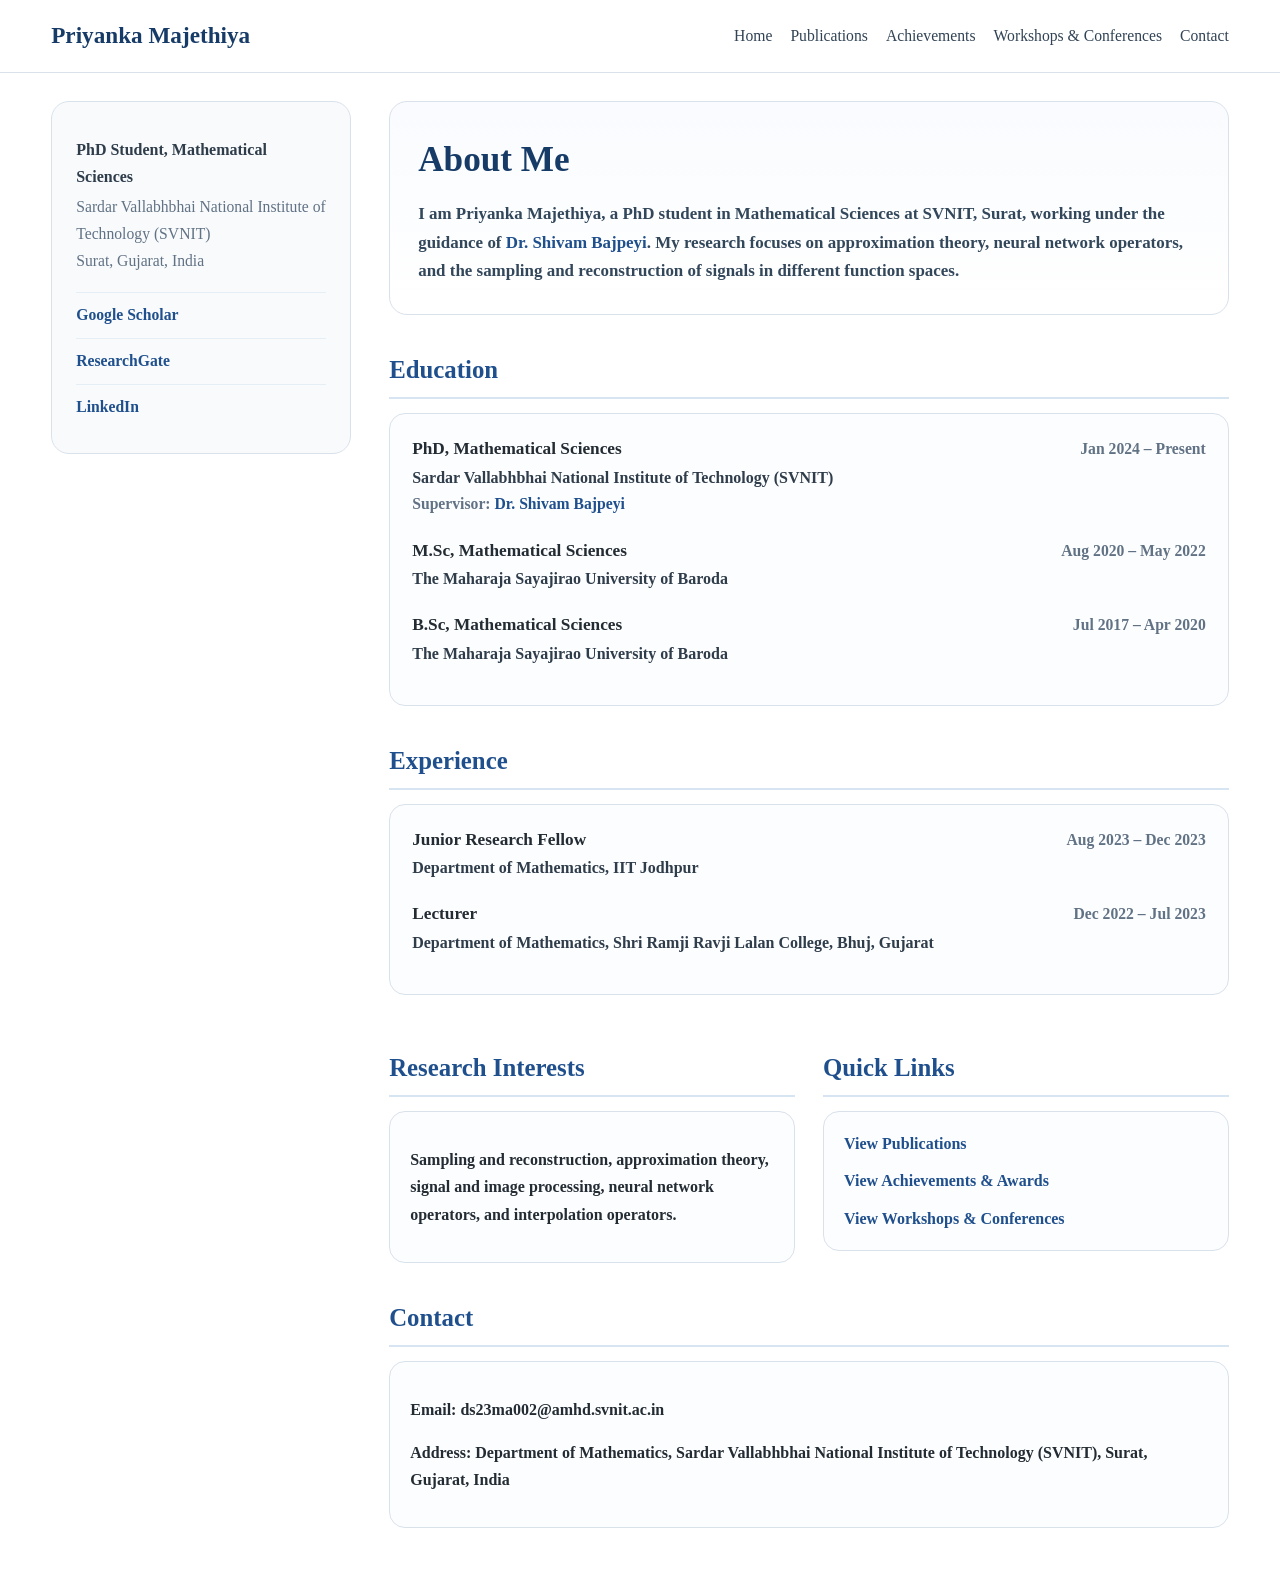
<file: index.html>
<!DOCTYPE html>
<html lang="en">
<head>
  <meta charset="UTF-8">
  <meta name="viewport" content="width=device-width, initial-scale=1.0">
  <title>Priyanka Majethiya | Academic Homepage</title>
  <meta name="description" content="Academic homepage of Priyanka Majethiya, PhD student in Mathematical Sciences at SVNIT.">
  <link rel="stylesheet" href="style.css">
</head>
<body>
  <header class="masthead">
    <div class="masthead__inner">
      <div class="site-title"><a href="index.html">Priyanka Majethiya</a></div>
      
      <nav class="nav-links" aria-label="Main navigation">
        <a href="index.html">Home</a>
        <a href="publications.html">Publications</a>
        <a href="achievements.html">Achievements</a>
        <a href="workshops.html">Workshops & Conferences</a>
        <a href="index.html#contact">Contact</a>
      </nav>

    </div>
  </header>

  <main class="layout" id="top">

    <aside class="sidebar">
      <div class="role">PhD Student, Mathematical Sciences</div>
      <div class="org">Sardar Vallabhbhai National Institute of Technology (SVNIT)</div>
      <div class="place">Surat, Gujarat, India</div>

      <ul class="sidebar-links">
       
         <li><strong> <a href="https://scholar.google.com/citations?hl=en&user=m8OHx8wAAAAJ" target="_blank" rel="noopener">Google Scholar</a></li>
        <li><strong> <a href="https://www.researchgate.net/profile/Priyanka-Majethiya" target="_blank" rel="noopener">ResearchGate</a></li>
        <li><strong> <a href="https://www.linkedin.com/in/priyanka-majethiya-3678b42a2/" target="_blank" rel="noopener">LinkedIn</a></li>
        </ul>
</aside>

    
  
      
    

    <section class="content">
      <section class="hero" id="about">
        <h2 class="page-title">About Me</h2>
        <p class="lead">I am Priyanka Majethiya, a PhD student in Mathematical Sciences at SVNIT, Surat, working under the guidance of <a href="https://sites.google.com/view/shivambajpeyi/home">Dr. Shivam Bajpeyi</a>. My research focuses on approximation theory, neural network operators, and the sampling and reconstruction of signals in different function spaces.</p>
      </section>

      <h3 class="section-title" id="education">Education</h3>
      <div class="section-box">
        <div class="item">
          <div class="item-header">
            <div>
              <div class="item-title">PhD, Mathematical Sciences</div>
              <div class="item-subtitle">Sardar Vallabhbhai National Institute of Technology (SVNIT)</div>
            </div>
            <div class="item-date">Jan 2024 – Present</div>
          </div>
          <div class="meta">Supervisor: <a href="https://sites.google.com/view/shivambajpeyi/home">Dr. Shivam Bajpeyi</a></div>
        </div>

        <div class="item">
          <div class="item-header">
            <div>
              <div class="item-title">M.Sc, Mathematical Sciences</div>
              <div class="item-subtitle">The Maharaja Sayajirao University of Baroda</div>
            </div>
            <div class="item-date">Aug 2020 – May 2022</div>
            </div>
        </div>

        <div class="item">
          <div class="item-header">
            <div>
              <div class="item-title">B.Sc, Mathematical Sciences</div>
              <div class="item-subtitle">The Maharaja Sayajirao University of Baroda</div>
            </div>
            <div class="item-date">Jul 2017 – Apr 2020</div>
            </div>
        </div>
      </div>

      <h3 class="section-title" id="experience">Experience</h3>
      <div class="section-box">
        <div class="item">
          <div class="item-header">
            <div>
              <div class="item-title">Junior Research Fellow</div>
              <div class="item-subtitle">Department of Mathematics, IIT Jodhpur</div>
            </div>
            <div class="item-date">Aug 2023 – Dec 2023</div>
          </div>
        </div>

        <div class="item">
          <div class="item-header">
            <div>
              <div class="item-title">Lecturer</div>
              <div class="item-subtitle">Department of Mathematics, Shri Ramji Ravji Lalan College, Bhuj, Gujarat</div>
            </div>
            <div class="item-date">Dec 2022 – Jul 2023</div>
          </div>
        </div>
      </div>

      <div class="grid-two home-cards">
        <div>
          <h3 class="section-title">Research Interests</h3>
          <div class="contact-box">
            <p>Sampling and reconstruction, approximation theory, signal and image processing, neural network operators, and interpolation operators.</p>
          </div>
        </div>
        <div>
          <h3 class="section-title">Quick Links</h3>
          <div class="contact-box quick-links">
            <p><a href="publications.html">View Publications</a></p>
            <p><a href="achievements.html">View Achievements & Awards</a></p>
            <p><a href="workshops.html">View Workshops & Conferences</a></p>
          </div>
        </div>
      </div>

      <h3 class="section-title" id="contact">Contact</h3>
      <div class="contact-box">
        <p><strong>Email:</strong> ds23ma002@amhd.svnit.ac.in</p>
        <p><strong>Address:</strong> Department of Mathematics, Sardar Vallabhbhai National Institute of Technology (SVNIT), Surat, Gujarat, India</p>
        </div>
    </section>
  </main>

 
  
</body>
</html>
</file>
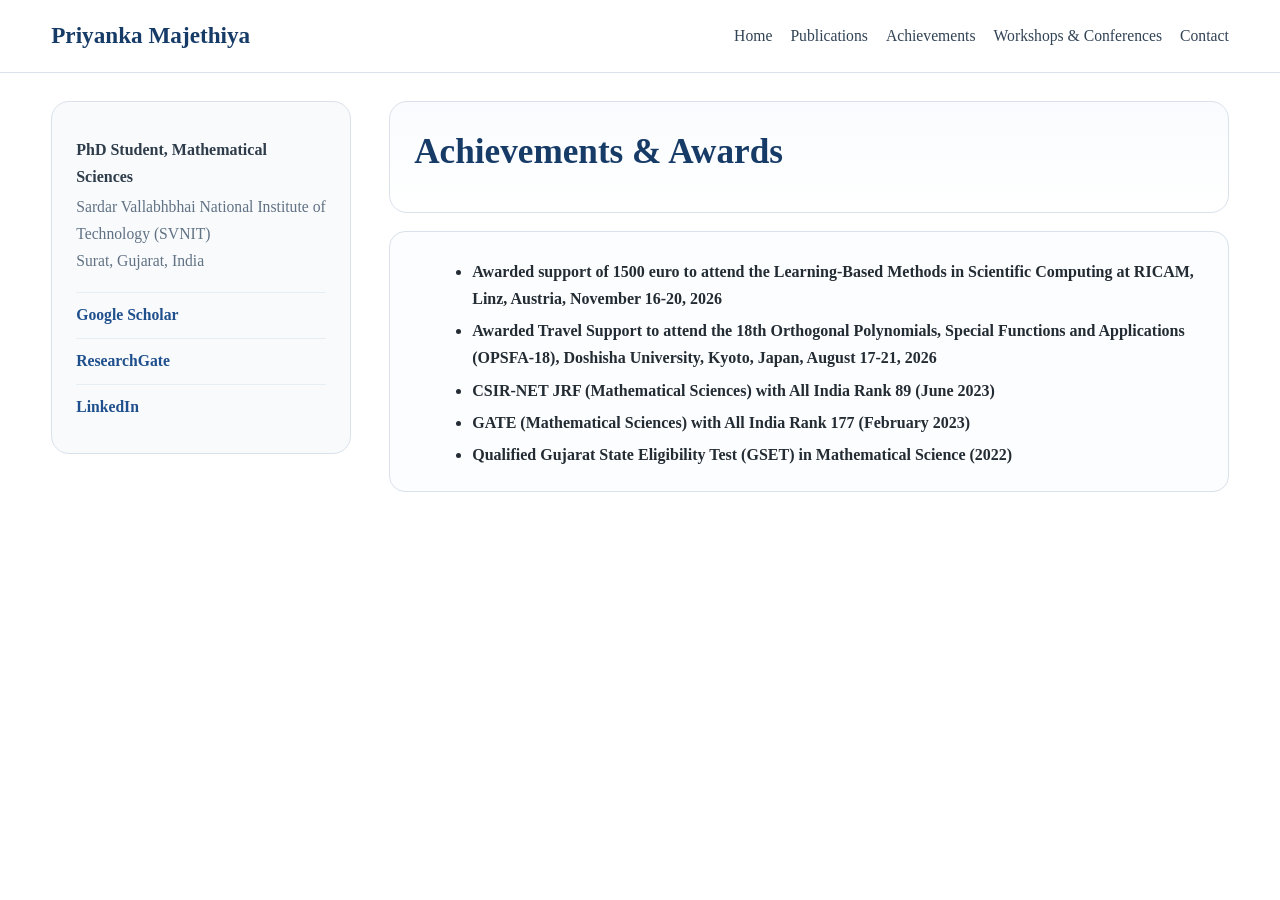
<file: achievements.html>
<!DOCTYPE html>
<html lang="en">
<head>
  <meta charset="UTF-8">
  <meta name="viewport" content="width=device-width, initial-scale=1.0">
  <title>Priyanka Majethiya | Achievements</title>
  <meta name="description" content="Achievements and awards of Priyanka Majethiya.">
  <link rel="stylesheet" href="style.css">
</head>
<body>
  <header class="masthead">
    <div class="masthead__inner">
      <div class="site-title"><a href="index.html">Priyanka Majethiya</a></div>
      
      <nav class="nav-links" aria-label="Main navigation">
        <a href="index.html">Home</a>
        <a href="publications.html">Publications</a>
        <a href="achievements.html">Achievements</a>
        <a href="workshops.html">Workshops & Conferences</a>
        <a href="index.html#contact">Contact</a>
      </nav>

    </div>
  </header>

  <main class="layout page-layout">

    <aside class="sidebar">
      <div class="role">PhD Student, Mathematical Sciences</div>
      <div class="org">Sardar Vallabhbhai National Institute of Technology (SVNIT)</div>
      <div class="place">Surat, Gujarat, India</div>

      <ul class="sidebar-links">
      
        <li><strong> <a href="https://scholar.google.com/citations?hl=en&user=m8OHx8wAAAAJ" target="_blank" rel="noopener">Google Scholar</a></li>
        <li><strong> <a href="https://www.researchgate.net/profile/Priyanka-Majethiya" target="_blank" rel="noopener">ResearchGate</a></li>
        <li><strong> <a href="https://www.linkedin.com/in/priyanka-majethiya-3678b42a2/" target="_blank" rel="noopener">LinkedIn</a></li>
      </ul>
    </aside>

    <section class="content">
      <section class="hero compact-hero">
        <h2 class="page-title">Achievements & Awards</h2>
      </section>
      
      <div class="contact-box compact-page-list">
        <ul class="clean-list">
          <li>Awarded support of 1500 euro to attend the Learning-Based Methods in Scientific Computing at RICAM, Linz, Austria, November 16-20, 2026</li>
          <li>Awarded Travel Support to attend the 18th Orthogonal Polynomials, Special Functions and Applications (OPSFA-18), Doshisha University, Kyoto, Japan,  August 17-21, 2026</li>
          <li>CSIR-NET JRF (Mathematical Sciences) with All India Rank 89 (June 2023)</li>
          <li>GATE (Mathematical Sciences) with All India Rank 177 (February 2023)</li>
          <li>Qualified Gujarat State Eligibility Test (GSET) in Mathematical Science (2022)</li>
        </ul>
      </div>

    </section>
  </main>

  
</body>
</html>
</file>
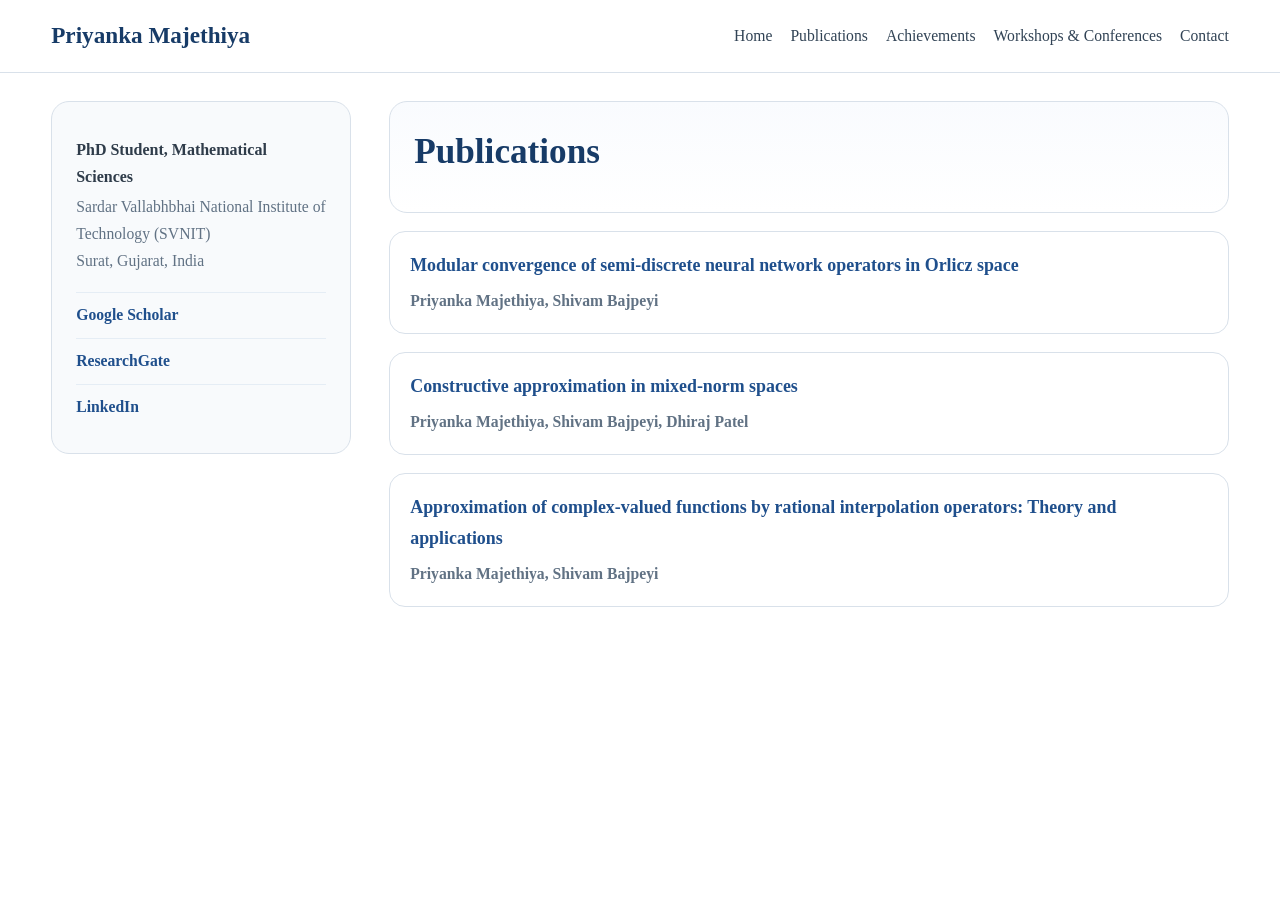
<file: publications.html>
<!DOCTYPE html>
<html lang="en">
<head>
  <meta charset="UTF-8">
  <meta name="viewport" content="width=device-width, initial-scale=1.0">
  <title>Priyanka Majethiya | Publications</title>
  <meta name="description" content="Publication list of Priyanka Majethiya.">
  <link rel="stylesheet" href="style.css">
</head>
<body>
  <header class="masthead">
    <div class="masthead__inner">
      <div class="site-title"><a href="index.html">Priyanka Majethiya</a></div>
      
      <nav class="nav-links" aria-label="Main navigation">
        <a href="index.html">Home</a>
        <a href="publications.html">Publications</a>
        <a href="achievements.html">Achievements</a>
        <a href="workshops.html">Workshops & Conferences</a>
        <a href="index.html#contact">Contact</a>
      </nav>

    </div>
  </header>

  <main class="layout page-layout">

    <aside class="sidebar">
    
      <div class="role">PhD Student, Mathematical Sciences</div>
      <div class="org">Sardar Vallabhbhai National Institute of Technology (SVNIT)</div>
      <div class="place">Surat, Gujarat, India</div>

      <ul class="sidebar-links">
        
        <li><strong> <a href="https://scholar.google.com/citations?hl=en&user=m8OHx8wAAAAJ" target="_blank" rel="noopener">Google Scholar</a></li>
        <li><strong> <a href="https://www.researchgate.net/profile/Priyanka-Majethiya" target="_blank" rel="noopener">ResearchGate</a></li>
        <li><strong> <a href="https://www.linkedin.com/in/priyanka-majethiya-3678b42a2/" target="_blank" rel="noopener">LinkedIn</a></li>
      </ul>
    </aside>

    <section class="content">
      <section class="hero compact-hero">
        <h2 class="page-title">Publications</h2>
      </section>
      
      <div class="pub-list compact-page-list">
        <article class="pub-card">
          <h3><a href="https://doi.org/10.1007/s11868-025-00685-8" target="_blank" rel="noopener">Modular convergence of semi-discrete neural network operators in Orlicz space</a></h3>
          <div class="note">Priyanka Majethiya, Shivam Bajpeyi</div>
         
        </article>

         <article class="pub-card">
          <h3><a href="https://link.springer.com/article/10.1007/s13324-026-01204-8" target="_blank" rel="noopener">Constructive approximation in mixed-norm spaces</a></h3>
          <div class="note">Priyanka Majethiya, Shivam Bajpeyi, Dhiraj Patel</div>
      
        </article>
    
   

         <article class="pub-card">
          <h3><a href="https://link.springer.com/article/10.1007/s11075-026-02473-x" target="_blank" rel="noopener">Approximation of complex-valued functions by rational interpolation operators: Theory and applications</a></h3>
          <div class="note">Priyanka Majethiya, Shivam Bajpeyi</div>
       </article>

    
      </div>

    </section>
  </main>

 
</body>
</html>
</file>
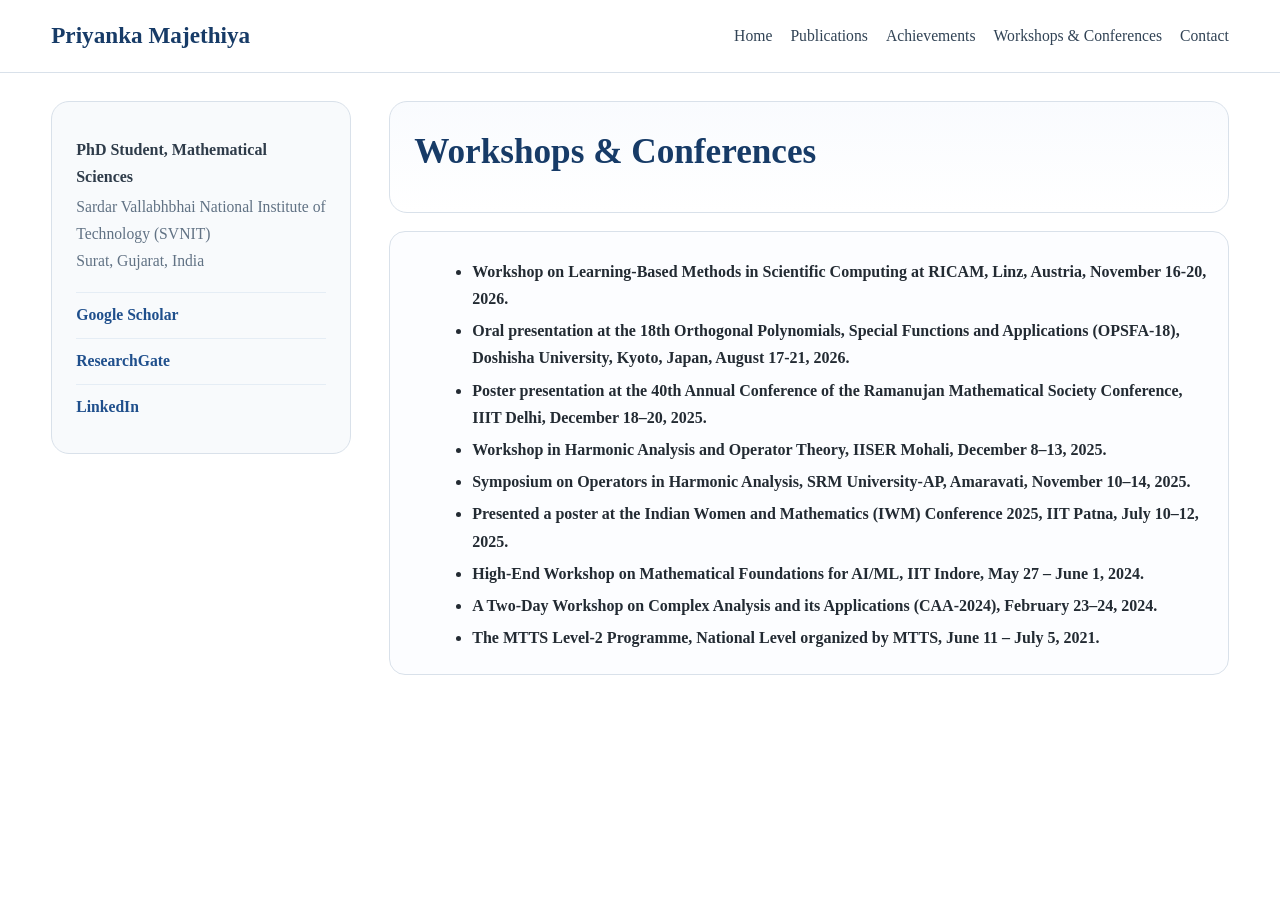
<file: workshops.html>
<!DOCTYPE html>
<html lang="en">
<head>
  <meta charset="UTF-8">
  <meta name="viewport" content="width=device-width, initial-scale=1.0">
  <title>Priyanka Majethiya | Workshops & Conferences</title>
  <meta name="description" content="Workshops and conferences attended by Priyanka Majethiya.">
  <link rel="stylesheet" href="style.css">
</head>
<body>
  <header class="masthead">
    <div class="masthead__inner">
      <div class="site-title"><a href="index.html">Priyanka Majethiya</a></div>
      
      <nav class="nav-links" aria-label="Main navigation">
        <a href="index.html">Home</a>
        <a href="publications.html">Publications</a>
        <a href="achievements.html">Achievements</a>
        <a href="workshops.html">Workshops & Conferences</a>
        <a href="index.html#contact">Contact</a>
      </nav>

    </div>
  </header>

  <main class="layout page-layout">

    <aside class="sidebar">
     
      <div class="role">PhD Student, Mathematical Sciences</div>
      <div class="org">Sardar Vallabhbhai National Institute of Technology (SVNIT)</div>
      <div class="place">Surat, Gujarat, India</div>

      <ul class="sidebar-links">
      
         <li><strong> <a href="https://scholar.google.com/citations?hl=en&user=m8OHx8wAAAAJ" target="_blank" rel="noopener">Google Scholar</a></li>
        <li><strong> <a href="https://www.researchgate.net/profile/Priyanka-Majethiya" target="_blank" rel="noopener">ResearchGate</a></li>
        <li><strong> <a href="https://www.linkedin.com/in/priyanka-majethiya-3678b42a2/" target="_blank" rel="noopener">LinkedIn</a></li>
      </ul>
    </aside>

    <section class="content">
      <section class="hero compact-hero">
        <h2 class="page-title">Workshops & Conferences</h2>
      </section>
      
      <div class="contact-box compact-page-list">
        <ul class="clean-list">
          <li>Workshop on Learning-Based Methods in Scientific Computing at RICAM, Linz, Austria, November 16-20, 2026.</li>
         <li>Oral presentation at the 18th Orthogonal Polynomials, Special Functions and Applications (OPSFA-18), Doshisha University, Kyoto, Japan,  August 17-21, 2026.</li>
          <li>Poster presentation at the 40th Annual Conference of the Ramanujan Mathematical Society Conference, IIIT Delhi, December 18–20, 2025.</li>
          <li>Workshop in Harmonic Analysis and Operator Theory, IISER Mohali, December 8–13, 2025.</li>
          <li>Symposium on Operators in Harmonic Analysis, SRM University-AP, Amaravati, November 10–14, 2025.</li>
          <li>Presented a poster at the Indian Women and Mathematics (IWM) Conference 2025, IIT Patna, July 10–12, 2025.</li>
          <li>High-End Workshop on Mathematical Foundations for AI/ML, IIT Indore, May 27 – June 1, 2024.</li>
          <li>A Two-Day Workshop on Complex Analysis and its Applications (CAA-2024), February 23–24, 2024.</li>
          <li>The MTTS Level-2 Programme, National Level organized by MTTS, June 11 – July 5, 2021.</li>
        </ul>
      </div>

    </section>
  </main>

 
</body>
</html>
</file>
<file: style.css>
:root {
  --primary: #1f4f8c;
  --primary-dark: #173b67;
  --text: #232b33;
  --muted: #617284;
  --border: #d9e1ea;
  --bg: #ffffff;
  --sidebar-bg: #f8fafc;
  --section-bg: #fcfdff;
  --max-width: 1180px;
}

* { box-sizing: border-box; }
html { scroll-behavior: smooth; }
body {
  margin: 0;
  font-family: Georgia, "Times New Roman", serif;
  color: var(--text);
  background: var(--bg);
  line-height: 1.7;
}

a {
  color: var(--primary);
  text-decoration: none;
}

a:hover { text-decoration: underline; }

.masthead {
  position: sticky;
  top: 0;
  z-index: 1000;
  background: #fff;
  border-bottom: 1px solid var(--border);
}

.masthead__inner {
  width: min(92%, var(--max-width));
  margin: 0 auto;
  display: flex;
  align-items: center;
  justify-content: space-between;
  min-height: 72px;
  gap: 16px;
}

.site-title a {
  font-size: 1.45rem;
  font-weight: 700;
  color: var(--primary-dark);
  white-space: nowrap;
}

.nav-links {
  display: flex;
  gap: 18px;
  flex-wrap: wrap;
  justify-content: flex-end;
}

.nav-links a {
  font-size: 0.98rem;
  color: #314355;
}

.layout {
  width: min(92%, var(--max-width));
  margin: 28px auto 56px;
  display: grid;
  grid-template-columns: 300px minmax(0, 1fr);
  gap: 38px;
}

.sidebar {
  position: sticky;
  top: 96px;
  align-self: start;
  background: var(--sidebar-bg);
  border: 1px solid var(--border);
  border-radius: 18px;
  padding: 24px;
}

.sidebar h1 {
  margin: 0;
  font-size: 1.9rem;
  line-height: 1.2;
  color: var(--primary-dark);
}

.sidebar .role {
  margin: 10px 0 4px;
  font-size: 1rem;
  color: #2f3c4a;
  font-weight: 600;
}

.sidebar .org,
.sidebar .place {
  color: var(--muted);
  font-size: 0.98rem;
}

.sidebar-links {
  list-style: none;
  padding: 0;
  margin: 18px 0 0;
}

.sidebar-links li {
  padding: 9px 0;
  border-top: 1px solid #e5edf5;
  font-size: 0.98rem;
}

.content { min-width: 0; }

.hero {
  border: 1px solid var(--border);
  border-radius: 18px;
  padding: 28px;
  background: linear-gradient(180deg, #f9fbfe 0%, #ffffff 100%);
}

.page-title {
  margin: 0 0 10px;
  font-size: 2.2rem;
  color: var(--primary-dark);
}

.lead {
  font-size: 1.06rem;
  color: #33475b;
  margin: 0;
}

.section-title {
  color: var(--primary);
  font-size: 1.55rem;
  margin: 34px 0 14px;
  padding-bottom: 6px;
  border-bottom: 2px solid #d7e5f2;
}

.item, .section-box {
  margin-bottom: 18px;
}

.section-box {
  border: 1px solid var(--border);
  border-radius: 16px;
  padding: 20px 22px;
  background: var(--section-bg);
}

.item-header {
  display: flex;
  justify-content: space-between;
  gap: 18px;
  align-items: baseline;
  flex-wrap: wrap;
}

.item-title {
  font-weight: 700;
  font-size: 1.08rem;
}

.item-subtitle { color: #2f3c4a; }

.item-date {
  color: var(--muted);
  white-space: nowrap;
  font-size: 0.98rem;
}

.meta,
.note,
.small {
  color: var(--muted);
  font-size: 0.98rem;
}

.clean-list {
  margin: 8px 0 0 22px;
}

.clean-list li { margin-bottom: 5px; }

.pub-list {
  display: grid;
  gap: 18px;
}

.pub-card {
  border: 1px solid var(--border);
  border-radius: 16px;
  padding: 18px 20px;
  background: #fff;
}

.pub-card h3 {
  margin: 0 0 8px;
  font-size: 1.12rem;
}

.link-row {
  display: flex;
  flex-wrap: wrap;
  gap: 10px 16px;
  margin-top: 8px;
}

.pill {
  display: inline-block;
  padding: 5px 11px;
  border-radius: 999px;
  border: 1px solid #cddbeb;
  color: var(--primary-dark);
  font-size: 0.88rem;
  background: #f8fbff;
}

.grid-two {
  display: grid;
  grid-template-columns: 1fr 1fr;
  gap: 28px;
}

.contact-box {
  border: 1px solid var(--border);
  border-radius: 16px;
  padding: 18px 20px;
  background: #fcfdff;
}

.footer {
  width: min(92%, var(--max-width));
  margin: 0 auto 28px;
  padding-top: 18px;
  border-top: 1px solid var(--border);
  color: var(--muted);
  font-size: 0.95rem;
}

@media (max-width: 980px) {
  .layout { grid-template-columns: 1fr; }
  .sidebar { position: static; }
  .grid-two { grid-template-columns: 1fr; }
}

@media (max-width: 680px) {
  .masthead__inner {
    padding: 10px 0;
    align-items: flex-start;
    flex-direction: column;
  }

  .nav-links { gap: 12px; }
  .page-title { font-size: 1.85rem; }
  .section-title { font-size: 1.35rem; }
}


.page-layout {
  align-items: start;
}

.compact-hero {
  padding: 20px 24px;
  margin-bottom: 18px;
}

.compact-page-list {
  max-width: 900px;
}

.quick-links p {
  margin: 0 0 10px;
}

.quick-links p:last-child {
  margin-bottom: 0;
}

@media (max-width: 980px) {
  .page-layout {
    grid-template-columns: 1fr;
  }
}
</file>
